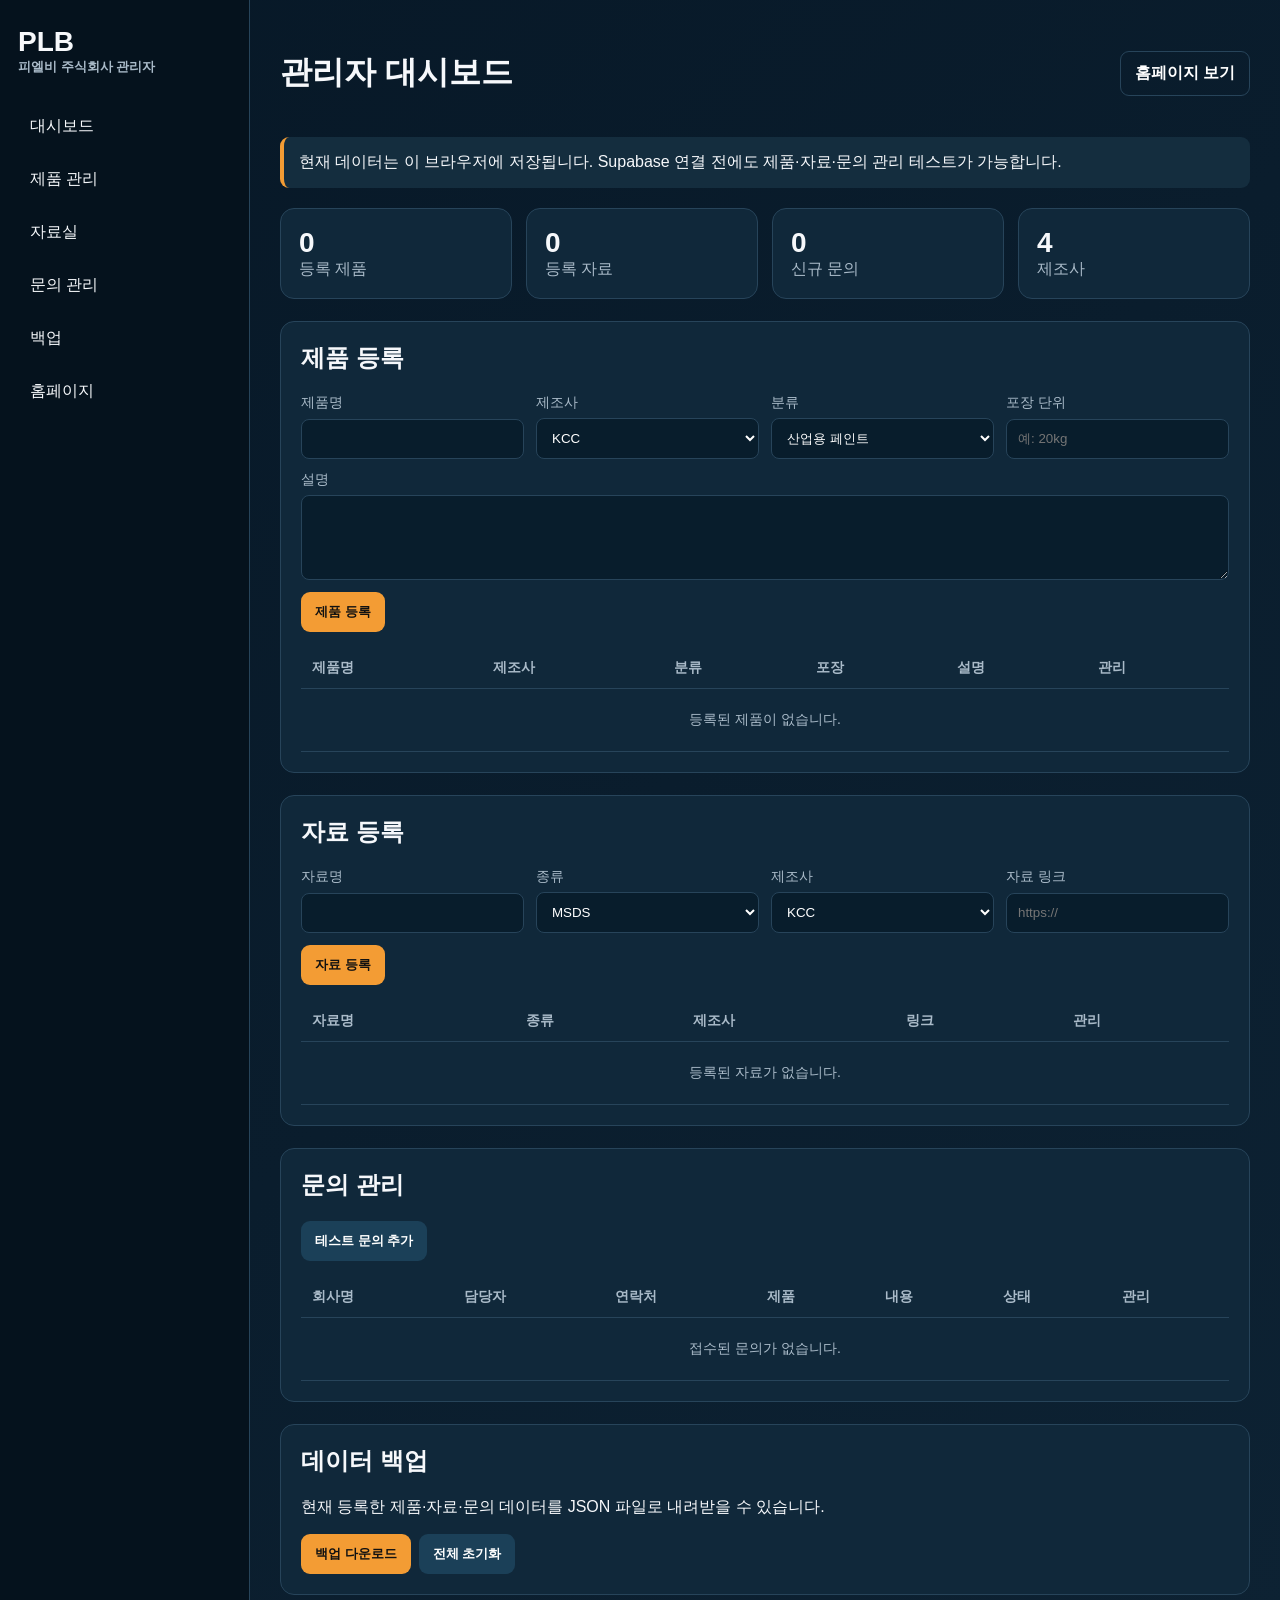
<file: admin/index.html>
<!DOCTYPE html>
<html lang="ko"><head><meta charset="UTF-8"><meta name="viewport" content="width=device-width,initial-scale=1"><meta name="robots" content="noindex,nofollow"><title>PLB 관리자</title><style>:root{--bg:#071827;--panel:#10283a;--line:#27445a;--text:#f6f8fb;--muted:#a9bac8;--accent:#f39c34;--danger:#d9534f}*{box-sizing:border-box}body{margin:0;font-family:Arial,"Noto Sans KR",sans-serif;background:linear-gradient(135deg,#071827,#0d2233);color:var(--text)}.wrap{min-height:100vh;display:grid;grid-template-columns:250px 1fr}.side{padding:26px 18px;background:#05121d;border-right:1px solid var(--line)}.brand{font-size:28px;font-weight:800}.brand small{display:block;font-size:13px;color:var(--muted)}.nav{margin-top:28px;display:grid;gap:8px}.nav a{color:var(--text);text-decoration:none;padding:12px;border-radius:9px}.nav a:hover{background:var(--panel)}main{padding:30px;max-width:1400px}.top{display:flex;justify-content:space-between;align-items:center;gap:15px}.top a,.btn{border:0;border-radius:9px;padding:11px 14px;text-decoration:none;cursor:pointer;font-weight:700}.top a{color:#fff;border:1px solid var(--line)}.btn{background:var(--accent);color:#111}.btn.secondary{background:#1b4058;color:#fff}.btn.danger{background:var(--danger);color:#fff;padding:7px 10px}.notice{margin:20px 0;padding:15px;background:#142d3e;border-left:4px solid var(--accent);border-radius:9px}.stats{display:grid;grid-template-columns:repeat(4,1fr);gap:14px}.card,.panel{background:var(--panel);border:1px solid var(--line);border-radius:14px}.card{padding:18px}.card b{display:block;font-size:28px}.card span{color:var(--muted)}.panel{padding:20px;margin-top:22px}.panel h2{margin-top:0}form{display:grid;grid-template-columns:repeat(4,1fr);gap:12px}label{display:grid;gap:6px;color:var(--muted);font-size:14px}.wide{grid-column:1/-1}input,select,textarea{width:100%;border:1px solid var(--line);border-radius:8px;background:#081d2c;color:#fff;padding:11px}textarea{min-height:85px;resize:vertical}.actions{display:flex;gap:8px;flex-wrap:wrap;align-items:end}table{width:100%;border-collapse:collapse;margin-top:16px;font-size:14px}th,td{text-align:left;padding:11px;border-bottom:1px solid var(--line);vertical-align:top}th{color:var(--muted)}.empty{text-align:center;color:var(--muted);padding:22px}.badge{display:inline-block;padding:5px 8px;border-radius:99px;background:#1d455f;font-size:12px}@media(max-width:980px){.wrap{grid-template-columns:1fr}.side{border-right:0}.nav{grid-template-columns:repeat(3,1fr)}.stats{grid-template-columns:repeat(2,1fr)}form{grid-template-columns:repeat(2,1fr)}}@media(max-width:600px){main{padding:18px 12px}.top{align-items:flex-start;flex-direction:column}.nav{grid-template-columns:repeat(2,1fr)}.stats,form{grid-template-columns:1fr}.wide{grid-column:auto}.table-wrap{overflow:auto}table{min-width:720px}}</style></head><body><div class="wrap"><aside class="side"><div class="brand">PLB<small>피엘비 주식회사 관리자</small></div><nav class="nav"><a href="#dashboard">대시보드</a><a href="#products">제품 관리</a><a href="#documents">자료실</a><a href="#inquiries">문의 관리</a><a href="#backup">백업</a><a href="/">홈페이지</a></nav></aside><main><div class="top"><h1>관리자 대시보드</h1><a href="/">홈페이지 보기</a></div><div class="notice">현재 데이터는 이 브라우저에 저장됩니다. Supabase 연결 전에도 제품·자료·문의 관리 테스트가 가능합니다.</div><section class="stats" id="dashboard"><div class="card"><b id="productCount">0</b><span>등록 제품</span></div><div class="card"><b id="documentCount">0</b><span>등록 자료</span></div><div class="card"><b id="newInquiryCount">0</b><span>신규 문의</span></div><div class="card"><b>4</b><span>제조사</span></div></section><section class="panel" id="products"><h2>제품 등록</h2><form id="productForm"><label>제품명<input name="name" required></label><label>제조사<select name="maker"><option>KCC</option><option>삼화페인트</option><option>조광페인트</option><option>제비스코</option><option>기타</option></select></label><label>분류<select name="category"><option>산업용 페인트</option><option>분체도료</option><option>방청도료</option><option>기능성 코팅</option><option>기타</option></select></label><label>포장 단위<input name="package" placeholder="예: 20kg"></label><label class="wide">설명<textarea name="description"></textarea></label><div class="actions wide"><button class="btn" type="submit">제품 등록</button></div></form><div class="table-wrap"><table><thead><tr><th>제품명</th><th>제조사</th><th>분류</th><th>포장</th><th>설명</th><th>관리</th></tr></thead><tbody id="productRows"></tbody></table></div></section><section class="panel" id="documents"><h2>자료 등록</h2><form id="documentForm"><label>자료명<input name="title" required></label><label>종류<select name="type"><option>MSDS</option><option>TDS</option><option>카탈로그</option><option>인증서</option></select></label><label>제조사<select name="maker"><option>KCC</option><option>삼화페인트</option><option>조광페인트</option><option>제비스코</option><option>기타</option></select></label><label>자료 링크<input name="url" type="url" placeholder="https://"></label><div class="actions wide"><button class="btn" type="submit">자료 등록</button></div></form><div class="table-wrap"><table><thead><tr><th>자료명</th><th>종류</th><th>제조사</th><th>링크</th><th>관리</th></tr></thead><tbody id="documentRows"></tbody></table></div></section><section class="panel" id="inquiries"><h2>문의 관리</h2><div class="actions"><button class="btn secondary" id="sampleInquiry" type="button">테스트 문의 추가</button></div><div class="table-wrap"><table><thead><tr><th>회사명</th><th>담당자</th><th>연락처</th><th>제품</th><th>내용</th><th>상태</th><th>관리</th></tr></thead><tbody id="inquiryRows"></tbody></table></div></section><section class="panel" id="backup"><h2>데이터 백업</h2><p>현재 등록한 제품·자료·문의 데이터를 JSON 파일로 내려받을 수 있습니다.</p><div class="actions"><button class="btn" id="exportData" type="button">백업 다운로드</button><button class="btn secondary" id="clearData" type="button">전체 초기화</button></div></section></main></div><script src="app.js"></script></body></html>
</file>
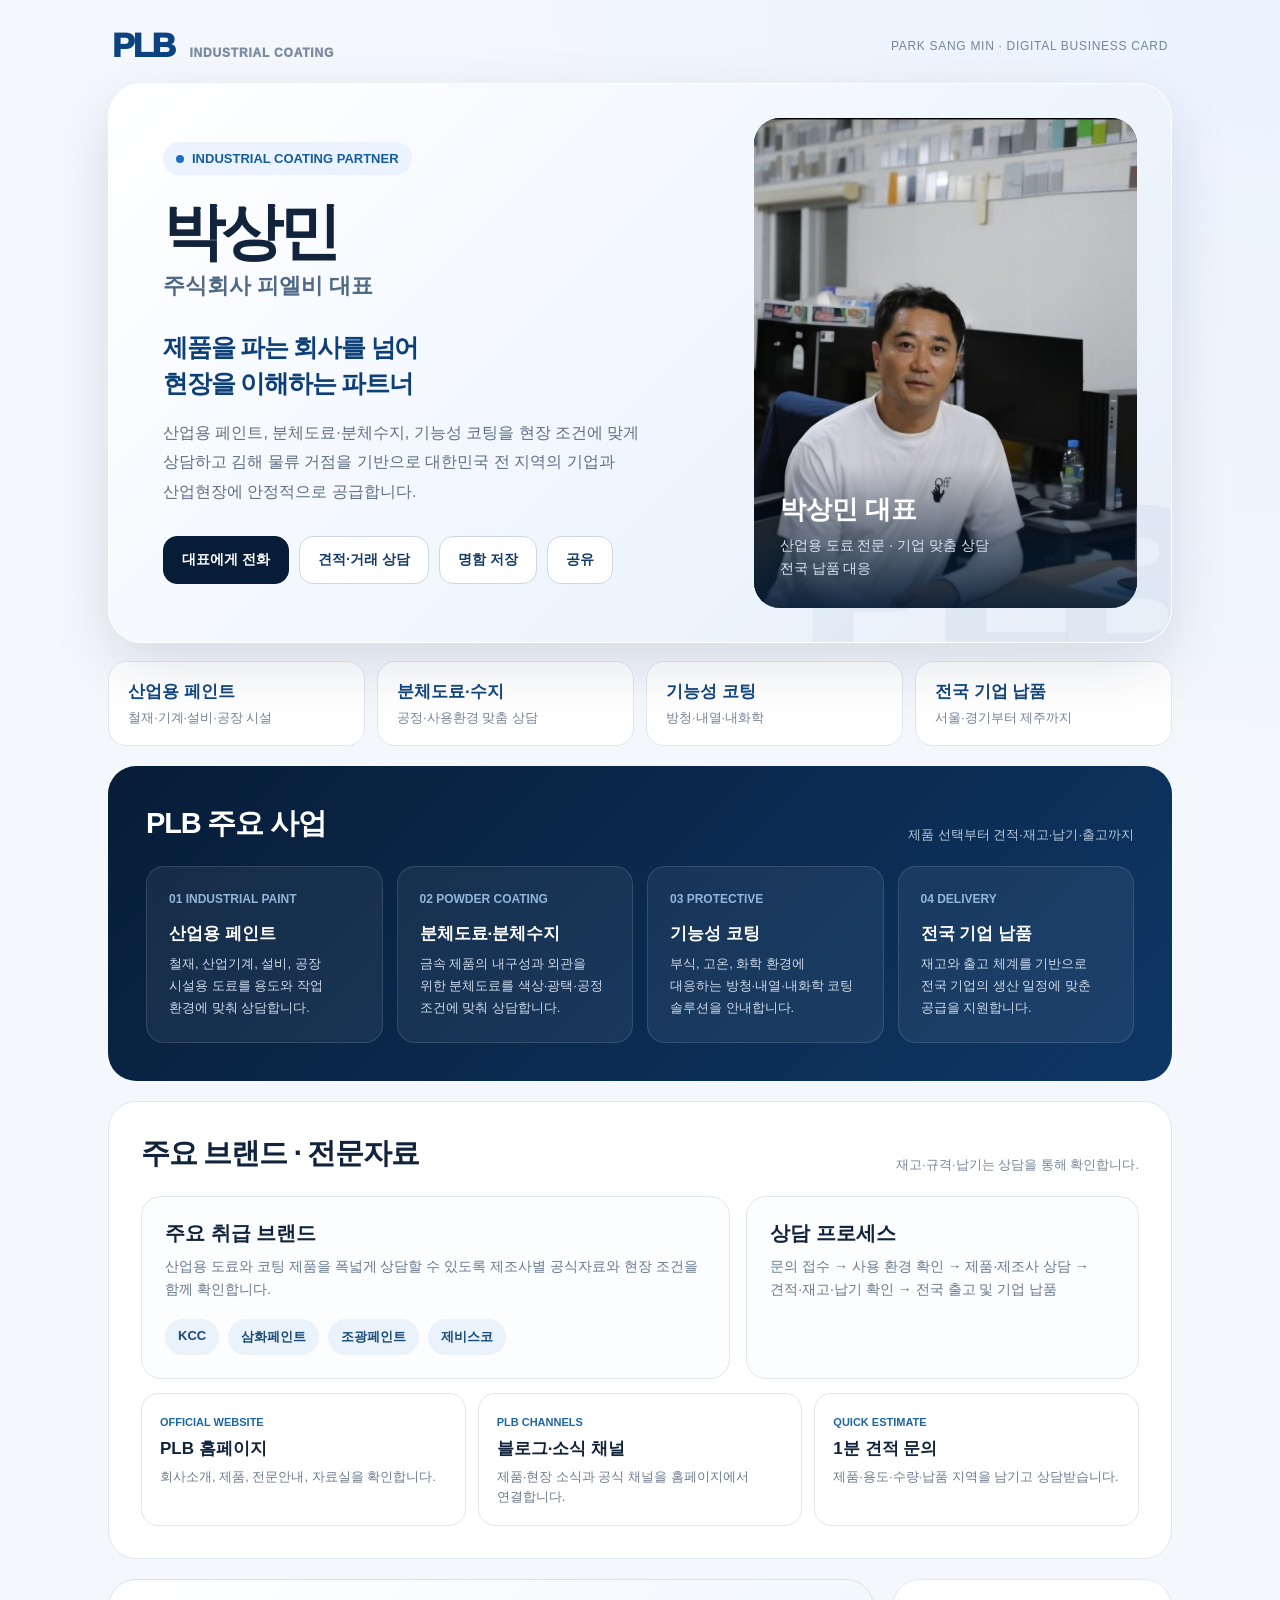
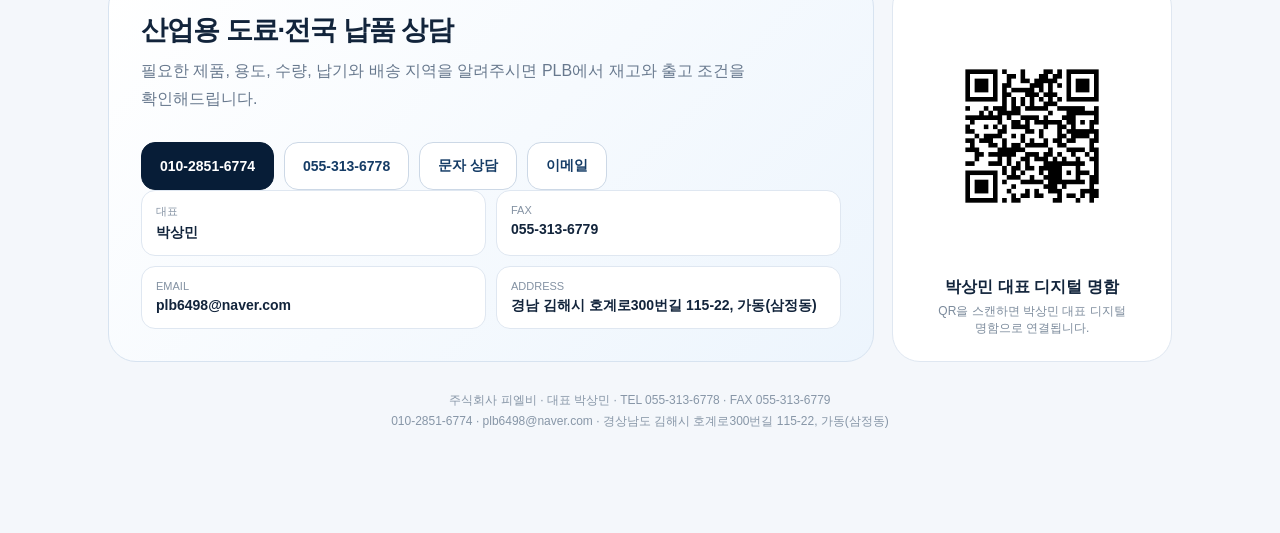
<file: card/index.html>
<!doctype html>
<html lang="ko"><head>
<meta charset="utf-8"><meta name="viewport" content="width=device-width,initial-scale=1,viewport-fit=cover">
<meta name="theme-color" content="#071d37"><title>박상민 대표 | PLB 디지털 명함</title>
<meta name="description" content="주식회사 피엘비 박상민 대표 디지털 명함. 산업용 페인트, 분체도료, 기능성 코팅, 전국 기업 납품 상담.">
<style>
:root{--navy:#071d37;--navy2:#0c315d;--blue:#1b64b0;--sky:#eaf3ff;--ink:#12243b;--muted:#6b7a8e;--line:#dfe7f1;--bg:#f4f7fb;--white:#fff;--shadow:0 22px 60px rgba(8,36,70,.12)}*{box-sizing:border-box}html{scroll-behavior:smooth}body{margin:0;font-family:Pretendard,"Noto Sans KR",Apple SD Gothic Neo,Arial,sans-serif;color:var(--ink);background:radial-gradient(circle at top right,#eaf3ff 0,transparent 34%),var(--bg);word-break:keep-all}a{color:inherit}.wrap{max-width:1100px;margin:auto;padding:18px 18px 100px}.top{display:flex;align-items:center;justify-content:space-between;padding:8px 4px 18px}.logo{font-size:34px;font-weight:950;letter-spacing:-2px;color:#0b427f}.logo small{font-size:12px;letter-spacing:.8px;color:#7b8da2;margin-left:8px}.topTag{font-size:12px;color:#74849a;letter-spacing:.7px}.hero{position:relative;overflow:hidden;background:linear-gradient(135deg,#fff 0%,#eef5fd 62%,#e6eef8 100%);border:1px solid rgba(255,255,255,.9);border-radius:34px;box-shadow:var(--shadow);display:grid;grid-template-columns:1.15fr .85fr;min-height:555px}.hero:after{content:"PLB";position:absolute;right:-25px;bottom:-75px;font-size:220px;font-weight:950;letter-spacing:-14px;color:rgba(16,67,121,.045)}.copy{padding:58px 54px;position:relative;z-index:2}.badge{display:inline-flex;align-items:center;gap:8px;background:var(--sky);color:#155d9f;font-size:13px;font-weight:850;padding:9px 13px;border-radius:999px}.badge i{width:8px;height:8px;border-radius:50%;background:#1e70c5}h1{font-size:62px;line-height:1;margin:26px 0 8px;letter-spacing:-4px}.role{font-size:22px;font-weight:800;color:#506985}.quote{margin:28px 0 11px;font-size:25px;line-height:1.45;font-weight:900;letter-spacing:-1.2px;color:#0d3f79}.desc{font-size:16px;line-height:1.85;color:#5d6f84;max-width:580px}.actions{display:flex;gap:10px;flex-wrap:wrap;margin-top:30px}.btn{display:inline-flex;align-items:center;justify-content:center;gap:8px;border-radius:14px;padding:14px 18px;text-decoration:none;font-size:14px;font-weight:850;border:1px solid #ccd8e6;background:#fff;color:#153c66;cursor:pointer}.btn.primary{background:var(--navy);color:#fff;border-color:var(--navy)}.visual{padding:34px;display:flex;align-items:center;justify-content:center;position:relative;z-index:2}.portrait{width:100%;height:100%;min-height:470px;border-radius:26px;background:linear-gradient(155deg,#0f457d,#071d37 74%);display:flex;flex-direction:column;justify-content:flex-end;padding:34px;color:white;box-shadow:inset 0 1px rgba(255,255,255,.17)}.portrait .mark{font-size:74px;font-weight:950;letter-spacing:-6px;opacity:.18;position:absolute;top:75px;right:55px}.portrait strong{font-size:28px}.portrait span{margin-top:8px;font-size:14px;line-height:1.7;color:#c9d7e8}.facts{display:grid;grid-template-columns:repeat(4,1fr);gap:12px;margin:18px 0}.fact{background:#fff;border:1px solid var(--line);border-radius:18px;padding:18px 19px}.fact b{display:block;color:#12477e;font-size:17px;margin-bottom:5px}.fact span{font-size:13px;color:#738398}.section{margin-top:20px;border-radius:28px}.dark{background:linear-gradient(135deg,#071d37,#0e3766);color:white;padding:38px}.light{background:#fff;border:1px solid var(--line);padding:32px}.sectionHead{display:flex;justify-content:space-between;gap:20px;align-items:end;margin-bottom:22px}.sectionHead h2{margin:0;font-size:29px;letter-spacing:-1.2px}.sectionHead p{margin:0;color:#76869a;font-size:13px}.dark .sectionHead p{color:#b9c9da}.services{display:grid;grid-template-columns:repeat(4,1fr);gap:14px}.svc{padding:22px;border:1px solid rgba(255,255,255,.12);background:rgba(255,255,255,.06);border-radius:18px}.svc em{font-style:normal;font-size:12px;color:#91b6dc;font-weight:850}.svc b{display:block;font-size:17px;margin:15px 0 8px}.svc span{font-size:13px;color:#cfdbeb;line-height:1.7}.brandGrid{display:grid;grid-template-columns:1.2fr .8fr;gap:16px}.panel{border:1px solid var(--line);background:#fbfdff;border-radius:20px;padding:23px}.panel h3{margin:0 0 8px;font-size:20px}.panel p{margin:0;color:#68798e;line-height:1.7;font-size:14px}.pills{display:flex;gap:9px;flex-wrap:wrap;margin-top:17px}.pill{background:#eaf2fb;color:#184a78;border-radius:999px;padding:9px 13px;font-size:13px;font-weight:850}.links{display:grid;grid-template-columns:repeat(3,1fr);gap:12px;margin-top:14px}.linkCard{text-decoration:none;border:1px solid var(--line);border-radius:17px;padding:18px;background:#fff}.linkCard small{font-size:11px;color:#1e66a5;font-weight:900}.linkCard b{display:block;margin:7px 0;font-size:17px}.linkCard span{font-size:13px;color:#6b7b8f;line-height:1.55}.contact{display:grid;grid-template-columns:1fr 280px;gap:18px;align-items:stretch}.contactBox{background:linear-gradient(135deg,#fff,#edf5fd);border:1px solid #d7e3f0;border-radius:28px;padding:32px}.contactBox h2{font-size:27px;letter-spacing:-1px;margin:0 0 9px}.contactBox p{color:#68798e;line-height:1.7;margin:0 0 21px}.info{display:grid;grid-template-columns:repeat(2,1fr);gap:10px}.info div{background:#fff;border:1px solid var(--line);border-radius:14px;padding:13px 14px}.info small{display:block;color:#8492a3;font-size:11px;margin-bottom:4px}.info b{font-size:14px}.qr{background:#fff;border:1px solid var(--line);border-radius:28px;padding:24px;text-align:center;display:flex;flex-direction:column;justify-content:center}.qr img{width:170px;height:170px;max-width:100%;margin:auto}.qr b{display:block;margin-top:10px}.qr span{font-size:12px;color:#7c8b9c;margin-top:5px}.footer{text-align:center;color:#8796a7;font-size:12px;line-height:1.8;padding:28px 4px 0}.mobile{display:none}.toast{position:fixed;left:50%;bottom:92px;transform:translateX(-50%) translateY(20px);opacity:0;pointer-events:none;background:#071d37;color:#fff;border-radius:999px;padding:10px 15px;font-size:13px;font-weight:750;transition:.2s;z-index:120}.toast.on{opacity:1;transform:translateX(-50%) translateY(0)}
@media(max-width:850px){.hero{grid-template-columns:1fr}.copy{padding:40px 30px 22px}h1{font-size:50px}.visual{padding:0 30px 30px}.portrait{min-height:270px}.facts{grid-template-columns:1fr 1fr}.services{grid-template-columns:1fr 1fr}.brandGrid,.contact{grid-template-columns:1fr}.links{grid-template-columns:1fr}.qr{max-width:none}}
@media(max-width:560px){body{padding-bottom:70px}.wrap{padding:10px 12px 88px}.topTag{display:none}.hero{border-radius:24px}.copy{padding:30px 22px 18px}h1{font-size:44px}.quote{font-size:21px}.desc{font-size:15px}.visual{padding:0 18px 18px}.portrait{min-height:220px;padding:24px}.facts{gap:8px}.fact{padding:14px}.dark,.light{padding:25px 19px}.services{grid-template-columns:1fr}.sectionHead{align-items:flex-start;flex-direction:column;gap:6px}.info{grid-template-columns:1fr}.contactBox{padding:25px 20px}.mobile{position:fixed;left:10px;right:10px;bottom:10px;z-index:100;display:grid;grid-template-columns:repeat(4,1fr);gap:2px;background:rgba(7,29,55,.97);border-radius:18px;padding:7px;box-shadow:0 15px 35px rgba(0,0,0,.25);backdrop-filter:blur(10px)}.mobile a,.mobile button{border:0;background:none;color:white;text-decoration:none;text-align:center;font:inherit;font-size:11px;font-weight:800;padding:8px 3px}.mobile span{display:block;font-size:18px;margin-bottom:3px}}
</style></head><body>
<div class="wrap">
<header class="top"><div class="logo">PLB <small>INDUSTRIAL COATING</small></div><div class="topTag">PARK SANG MIN · DIGITAL BUSINESS CARD</div></header>
<main class="hero"><section class="copy"><div class="badge"><i></i> INDUSTRIAL COATING PARTNER</div><h1>박상민</h1><div class="role">주식회사 피엘비 대표</div><div class="quote">제품을 파는 회사를 넘어<br>현장을 이해하는 파트너</div><p class="desc">산업용 페인트, 분체도료·분체수지, 기능성 코팅을 현장 조건에 맞게 상담하고 김해 물류 거점을 기반으로 대한민국 전 지역의 기업과 산업현장에 안정적으로 공급합니다.</p><div class="actions"><a class="btn primary" href="tel:01028516774">대표에게 전화</a><a class="btn" href="#contact">견적·거래 상담</a><button class="btn" onclick="saveVCard()">명함 저장</button><button class="btn" onclick="shareCard()">공유</button></div></section><aside class="visual"><div class="portrait" style="padding:0;overflow:hidden;position:relative"><img src="../ceo.jpg" alt="주식회사 피엘비 박상민 대표" style="width:100%;height:100%;object-fit:cover;object-position:center top;display:block"><div style="position:absolute;left:0;right:0;bottom:0;padding:28px 26px;background:linear-gradient(transparent,rgba(7,29,55,.92));color:#fff"><strong style="font-size:26px">박상민 대표</strong><span style="display:block;margin-top:7px;color:#d9e5f1;font-size:14px;line-height:1.65">산업용 도료 전문 · 기업 맞춤 상담<br>전국 납품 대응</span></div></div></aside></main>
<section class="facts"><div class="fact"><b>산업용 페인트</b><span>철재·기계·설비·공장 시설</span></div><div class="fact"><b>분체도료·수지</b><span>공정·사용환경 맞춤 상담</span></div><div class="fact"><b>기능성 코팅</b><span>방청·내열·내화학</span></div><div class="fact"><b>전국 기업 납품</b><span>서울·경기부터 제주까지</span></div></section>
<section class="section dark"><div class="sectionHead"><h2>PLB 주요 사업</h2><p>제품 선택부터 견적·재고·납기·출고까지</p></div><div class="services"><div class="svc"><em>01 INDUSTRIAL PAINT</em><b>산업용 페인트</b><span>철재, 산업기계, 설비, 공장 시설용 도료를 용도와 작업 환경에 맞춰 상담합니다.</span></div><div class="svc"><em>02 POWDER COATING</em><b>분체도료·분체수지</b><span>금속 제품의 내구성과 외관을 위한 분체도료를 색상·광택·공정 조건에 맞춰 상담합니다.</span></div><div class="svc"><em>03 PROTECTIVE</em><b>기능성 코팅</b><span>부식, 고온, 화학 환경에 대응하는 방청·내열·내화학 코팅 솔루션을 안내합니다.</span></div><div class="svc"><em>04 DELIVERY</em><b>전국 기업 납품</b><span>재고와 출고 체계를 기반으로 전국 기업의 생산 일정에 맞춘 공급을 지원합니다.</span></div></div></section>
<section class="section light"><div class="sectionHead"><h2>주요 브랜드 · 전문자료</h2><p>재고·규격·납기는 상담을 통해 확인합니다.</p></div><div class="brandGrid"><div class="panel"><h3>주요 취급 브랜드</h3><p>산업용 도료와 코팅 제품을 폭넓게 상담할 수 있도록 제조사별 공식자료와 현장 조건을 함께 확인합니다.</p><div class="pills"><span class="pill">KCC</span><span class="pill">삼화페인트</span><span class="pill">조광페인트</span><span class="pill">제비스코</span></div></div><div class="panel"><h3>상담 프로세스</h3><p>문의 접수 → 사용 환경 확인 → 제품·제조사 상담 → 견적·재고·납기 확인 → 전국 출고 및 기업 납품</p></div></div><div class="links"><a class="linkCard" target="_blank" href="https://plbpaint.co.kr"><small>OFFICIAL WEBSITE</small><b>PLB 홈페이지</b><span>회사소개, 제품, 전문안내, 자료실을 확인합니다.</span></a><a class="linkCard" target="_blank" href="https://plbpaint.co.kr/#channels"><small>PLB CHANNELS</small><b>블로그·소식 채널</b><span>제품·현장 소식과 공식 채널을 홈페이지에서 연결합니다.</span></a><a class="linkCard" target="_blank" href="https://plbpaint.co.kr/#contact"><small>QUICK ESTIMATE</small><b>1분 견적 문의</b><span>제품·용도·수량·납품 지역을 남기고 상담받습니다.</span></a></div></section>
<section class="section contact" id="contact"><div class="contactBox"><h2>산업용 도료·전국 납품 상담</h2><p>필요한 제품, 용도, 수량, 납기와 배송 지역을 알려주시면 PLB에서 재고와 출고 조건을 확인해드립니다.</p><div class="actions"><a class="btn primary" href="tel:01028516774">010-2851-6774</a><a class="btn" href="tel:0553136778">055-313-6778</a><a class="btn" href="sms:01028516774">문자 상담</a><a class="btn" href="mailto:plb6498@naver.com">이메일</a></div><div class="info"><div><small>대표</small><b>박상민</b></div><div><small>FAX</small><b>055-313-6779</b></div><div><small>EMAIL</small><b>plb6498@naver.com</b></div><div><small>ADDRESS</small><b>경남 김해시 호계로300번길 115-22, 가동(삼정동)</b></div></div></div><aside class="qr"><img alt="PLB 홈페이지 QR" src="[data-uri]"><b>박상민 대표 디지털 명함</b><span>QR을 스캔하면 박상민 대표 디지털 명함으로 연결됩니다.</span></aside></section>
<footer class="footer">주식회사 피엘비 · 대표 박상민 · TEL 055-313-6778 · FAX 055-313-6779<br>010-2851-6774 · plb6498@naver.com · 경상남도 김해시 호계로300번길 115-22, 가동(삼정동)</footer>
</div>
<nav class="mobile"><a href="tel:01028516774"><span>☎</span>전화</a><a href="sms:01028516774"><span>✉</span>문자</a><button onclick="saveVCard()"><span>＋</span>명함저장</button><button onclick="shareCard()"><span>↗</span>공유</button></nav><div class="toast" id="toast">완료되었습니다.</div>
<script>
const vcard='BEGIN:VCARD\nVERSION:3.0\nN:박상민;;;;\nFN:박상민\nORG:주식회사 피엘비 (PLB)\nTITLE:대표\nTEL;TYPE=CELL:010-2851-6774\nTEL;TYPE=WORK:055-313-6778\nFAX:055-313-6779\nEMAIL:plb6498@naver.com\nADR;TYPE=WORK:;;경상남도 김해시 호계로300번길 115-22, 가동(삼정동);김해시;경상남도;;대한민국\nURL:https://plbpaint.co.kr\nNOTE:산업용 페인트 · 분체도료 · 분체수지 · 기능성 코팅 · 전국 기업 납품\nEND:VCARD\n';
function toast(t){const el=document.getElementById('toast');el.textContent=t;el.classList.add('on');setTimeout(()=>el.classList.remove('on'),1700)}
function saveVCard(){const blob=new Blob([vcard],{type:'text/vcard;charset=utf-8'});const a=document.createElement('a');a.href=URL.createObjectURL(blob);a.download='PLB_박상민_대표.vcf';document.body.appendChild(a);a.click();a.remove();toast('박상민 대표 명함을 저장합니다.')}
async function shareCard(){const data={title:'박상민 대표 | PLB',text:'산업용 페인트·분체도료·기능성 코팅·전국 기업 납품',url:'https://plbpaint.co.kr/card/'};try{if(navigator.share){await navigator.share(data)}else{await navigator.clipboard.writeText(data.url);toast('홈페이지 주소를 복사했습니다.')}}catch(e){}}
</script></body></html>
</file>
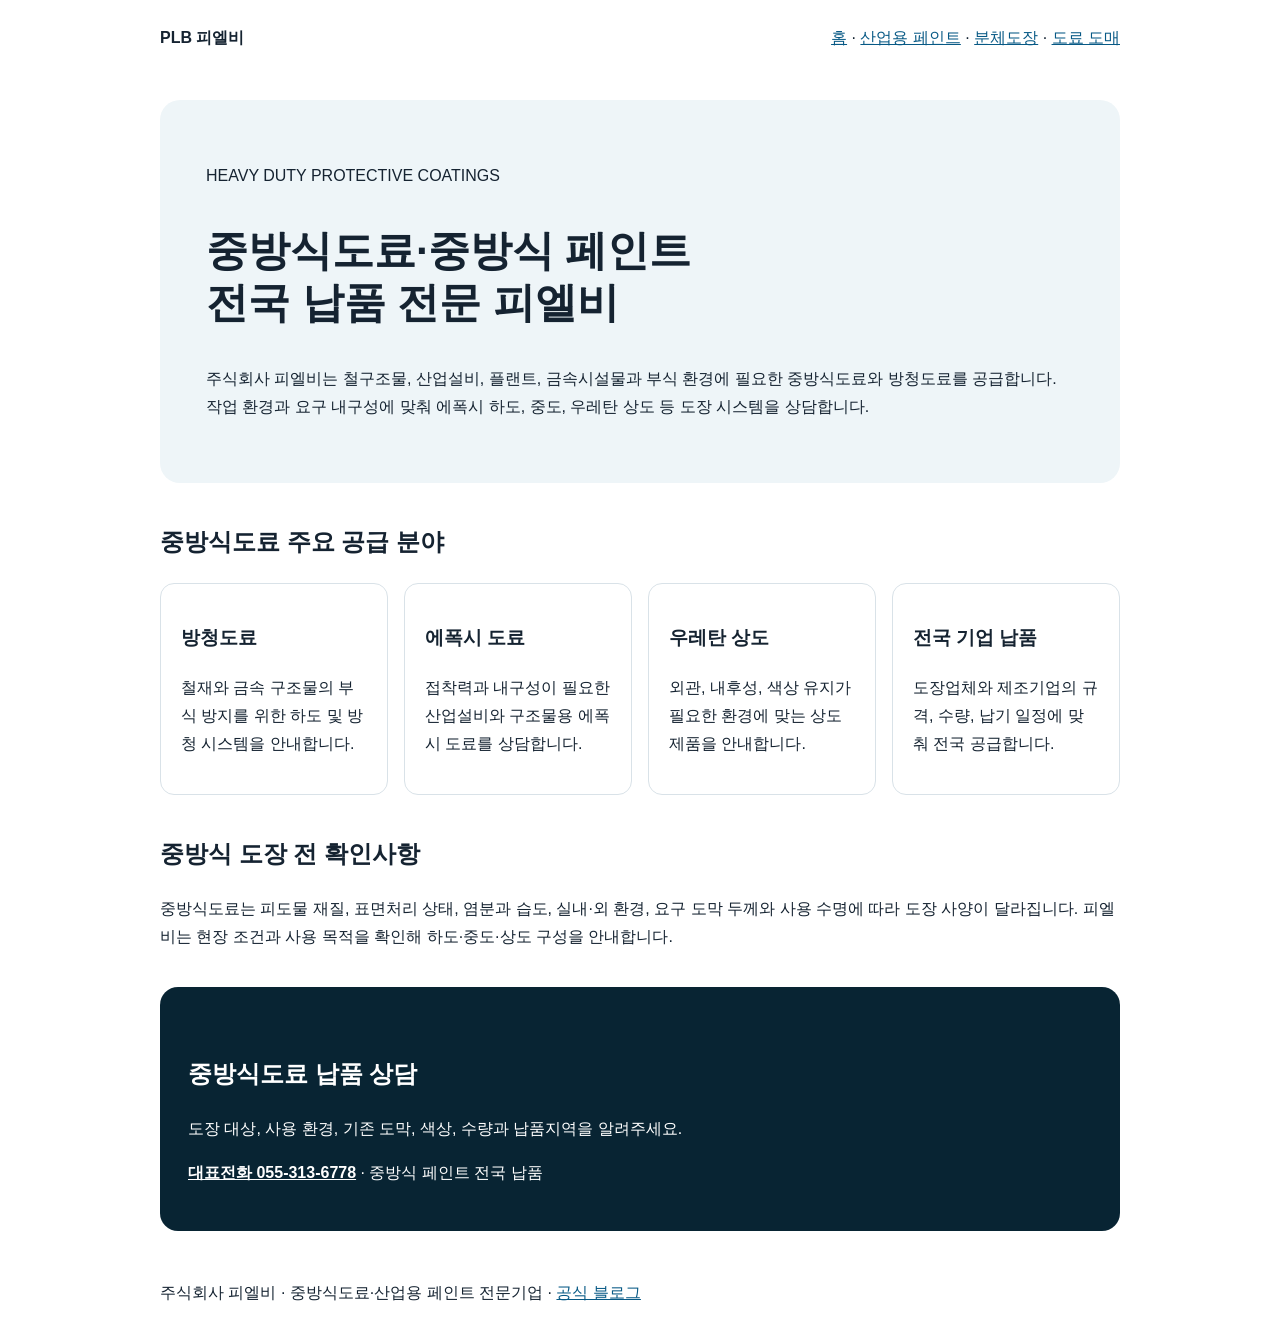
<file: heavy-duty-coating.html>
<!DOCTYPE html><html lang="ko"><head><meta charset="UTF-8"><meta name="viewport" content="width=device-width,initial-scale=1"><meta name="robots" content="index,follow"><title>중방식도료·중방식 페인트 전국 납품 | PLB 피엘비</title><meta name="description" content="중방식도료와 중방식 페인트 전문 PLB 피엘비. 철구조물, 산업설비, 플랜트, 금속시설물용 방청도료·에폭시·우레탄 도료를 전국 납품합니다."><meta name="keywords" content="중방식도료, 중방식 도료, 중방식페인트, 중방식 페인트, 방청도료, 에폭시도료, 우레탄도료, 산업용페인트, 공업용도료, 도료회사, 도료도매, 전국납품, PLB, 피엘비"><link rel="canonical" href="https://plbpaint.co.kr/heavy-duty-coating.html"><style>body{font-family:Arial,'Noto Sans KR',sans-serif;margin:0;color:#152331;line-height:1.75}header,main,footer{max-width:960px;margin:auto;padding:24px}header{display:flex;justify-content:space-between;align-items:center}a{color:#075985}h1{font-size:42px;line-height:1.25}h2{margin-top:38px}.hero{background:#eef5f8;border-radius:20px;padding:46px}.grid{display:grid;grid-template-columns:repeat(auto-fit,minmax(210px,1fr));gap:16px}.card{border:1px solid #d9e2e8;border-radius:14px;padding:20px}.cta{background:#082433;color:white;border-radius:18px;padding:28px;margin-top:36px}.cta a{color:white;font-weight:700}</style></head><body><header><b>PLB 피엘비</b><nav><a href="/">홈</a> · <a href="/industrial-paint.html">산업용 페인트</a> · <a href="/powder-coating.html">분체도장</a> · <a href="/paint-wholesale.html">도료 도매</a></nav></header><main><section class="hero"><p>HEAVY DUTY PROTECTIVE COATINGS</p><h1>중방식도료·중방식 페인트<br>전국 납품 전문 피엘비</h1><p>주식회사 피엘비는 철구조물, 산업설비, 플랜트, 금속시설물과 부식 환경에 필요한 중방식도료와 방청도료를 공급합니다. 작업 환경과 요구 내구성에 맞춰 에폭시 하도, 중도, 우레탄 상도 등 도장 시스템을 상담합니다.</p></section><h2>중방식도료 주요 공급 분야</h2><div class="grid"><div class="card"><h3>방청도료</h3><p>철재와 금속 구조물의 부식 방지를 위한 하도 및 방청 시스템을 안내합니다.</p></div><div class="card"><h3>에폭시 도료</h3><p>접착력과 내구성이 필요한 산업설비와 구조물용 에폭시 도료를 상담합니다.</p></div><div class="card"><h3>우레탄 상도</h3><p>외관, 내후성, 색상 유지가 필요한 환경에 맞는 상도 제품을 안내합니다.</p></div><div class="card"><h3>전국 기업 납품</h3><p>도장업체와 제조기업의 규격, 수량, 납기 일정에 맞춰 전국 공급합니다.</p></div></div><h2>중방식 도장 전 확인사항</h2><p>중방식도료는 피도물 재질, 표면처리 상태, 염분과 습도, 실내·외 환경, 요구 도막 두께와 사용 수명에 따라 도장 사양이 달라집니다. 피엘비는 현장 조건과 사용 목적을 확인해 하도·중도·상도 구성을 안내합니다.</p><section class="cta"><h2>중방식도료 납품 상담</h2><p>도장 대상, 사용 환경, 기존 도막, 색상, 수량과 납품지역을 알려주세요.</p><p><a href="tel:0553136778">대표전화 055-313-6778</a> · 중방식 페인트 전국 납품</p></section></main><footer>주식회사 피엘비 · 중방식도료·산업용 페인트 전문기업 · <a href="https://blog.naver.com/plb6498">공식 블로그</a></footer></body></html>
</file>
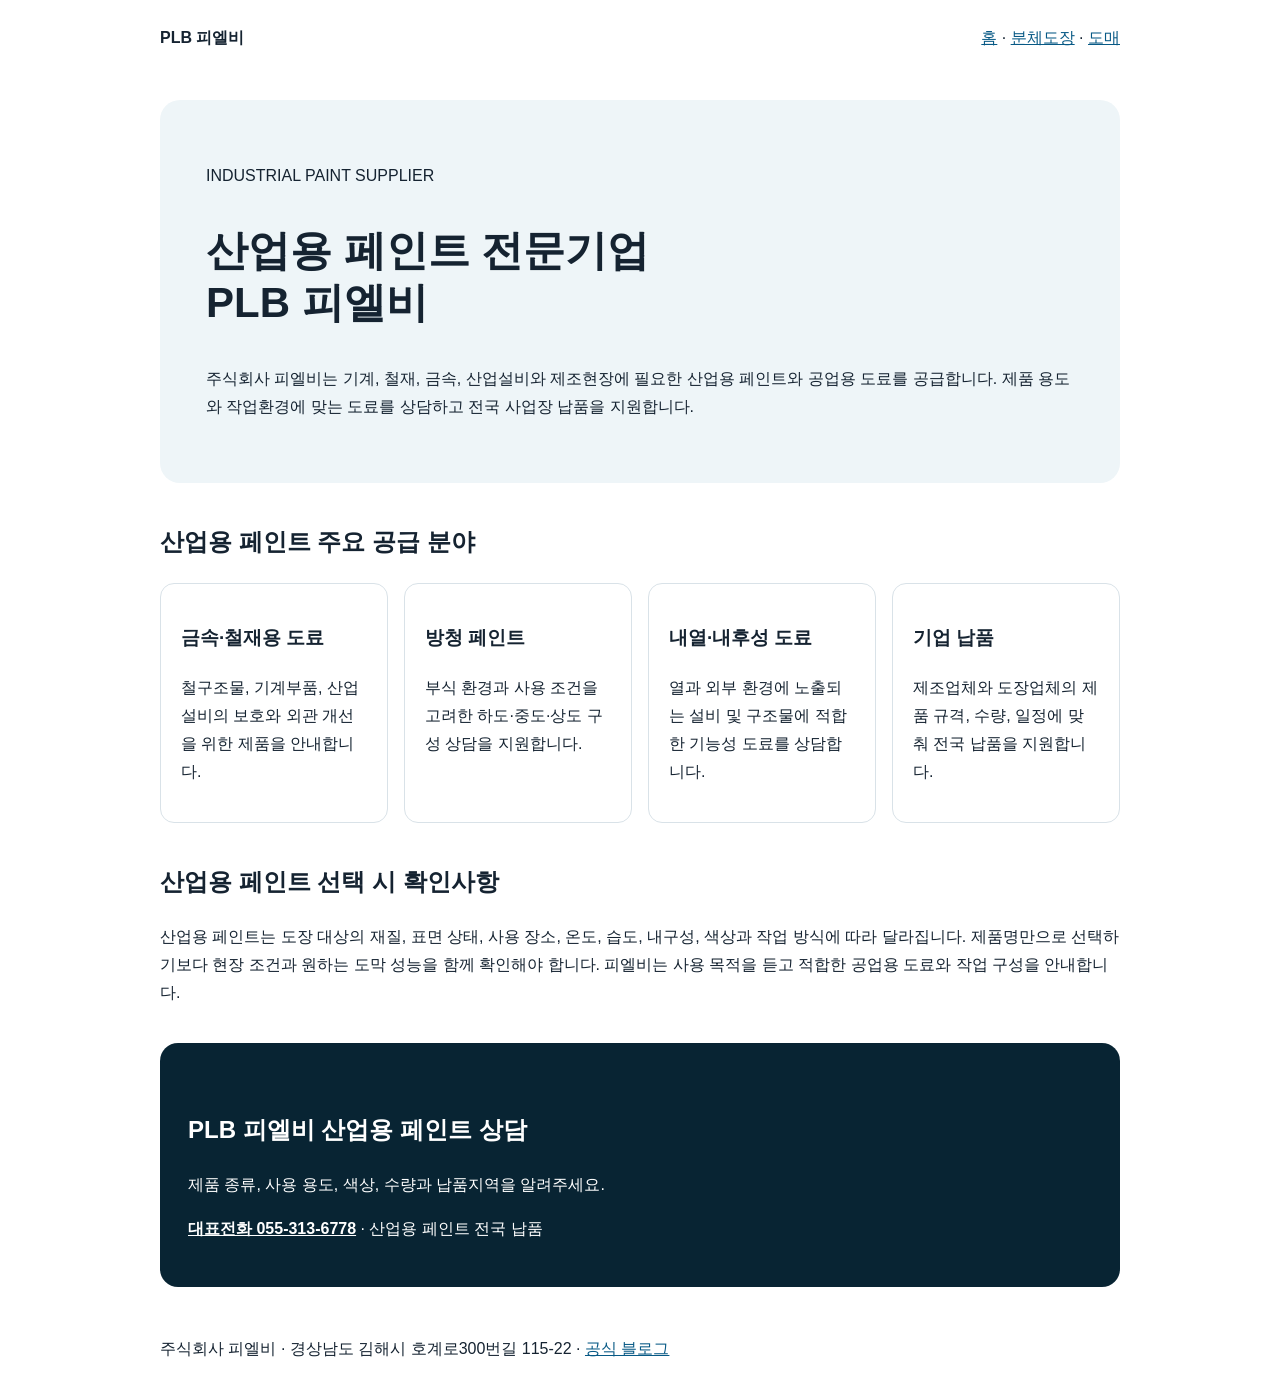
<file: industrial-paint.html>
<!DOCTYPE html><html lang="ko"><head><meta charset="UTF-8"><meta name="viewport" content="width=device-width,initial-scale=1"><meta name="robots" content="index,follow"><title>산업용 페인트 전국 납품 | PLB 피엘비</title><meta name="description" content="산업용 페인트 전문기업 PLB 피엘비. 기계·철재·금속·설비용 공업용 페인트와 방청·내열·내후성 도료를 전국 사업장에 납품합니다."><link rel="canonical" href="https://plbpaint.co.kr/industrial-paint.html"><style>body{font-family:Arial,'Noto Sans KR',sans-serif;margin:0;color:#152331;line-height:1.75}header,main,footer{max-width:960px;margin:auto;padding:24px}header{display:flex;justify-content:space-between;align-items:center}a{color:#075985}h1{font-size:42px;line-height:1.25}h2{margin-top:38px}.hero{background:#eef5f8;border-radius:20px;padding:46px}.grid{display:grid;grid-template-columns:repeat(auto-fit,minmax(210px,1fr));gap:16px}.card{border:1px solid #d9e2e8;border-radius:14px;padding:20px}.cta{background:#082433;color:white;border-radius:18px;padding:28px;margin-top:36px}.cta a{color:white;font-weight:700}</style></head><body><header><b>PLB 피엘비</b><nav><a href="/">홈</a> · <a href="/powder-coating.html">분체도장</a> · <a href="/paint-wholesale.html">도매</a></nav></header><main><section class="hero"><p>INDUSTRIAL PAINT SUPPLIER</p><h1>산업용 페인트 전문기업<br>PLB 피엘비</h1><p>주식회사 피엘비는 기계, 철재, 금속, 산업설비와 제조현장에 필요한 산업용 페인트와 공업용 도료를 공급합니다. 제품 용도와 작업환경에 맞는 도료를 상담하고 전국 사업장 납품을 지원합니다.</p></section><h2>산업용 페인트 주요 공급 분야</h2><div class="grid"><div class="card"><h3>금속·철재용 도료</h3><p>철구조물, 기계부품, 산업설비의 보호와 외관 개선을 위한 제품을 안내합니다.</p></div><div class="card"><h3>방청 페인트</h3><p>부식 환경과 사용 조건을 고려한 하도·중도·상도 구성 상담을 지원합니다.</p></div><div class="card"><h3>내열·내후성 도료</h3><p>열과 외부 환경에 노출되는 설비 및 구조물에 적합한 기능성 도료를 상담합니다.</p></div><div class="card"><h3>기업 납품</h3><p>제조업체와 도장업체의 제품 규격, 수량, 일정에 맞춰 전국 납품을 지원합니다.</p></div></div><h2>산업용 페인트 선택 시 확인사항</h2><p>산업용 페인트는 도장 대상의 재질, 표면 상태, 사용 장소, 온도, 습도, 내구성, 색상과 작업 방식에 따라 달라집니다. 제품명만으로 선택하기보다 현장 조건과 원하는 도막 성능을 함께 확인해야 합니다. 피엘비는 사용 목적을 듣고 적합한 공업용 도료와 작업 구성을 안내합니다.</p><section class="cta"><h2>PLB 피엘비 산업용 페인트 상담</h2><p>제품 종류, 사용 용도, 색상, 수량과 납품지역을 알려주세요.</p><p><a href="tel:0553136778">대표전화 055-313-6778</a> · 산업용 페인트 전국 납품</p></section></main><footer>주식회사 피엘비 · 경상남도 김해시 호계로300번길 115-22 · <a href="https://blog.naver.com/plb6498">공식 블로그</a></footer></body></html>
</file>
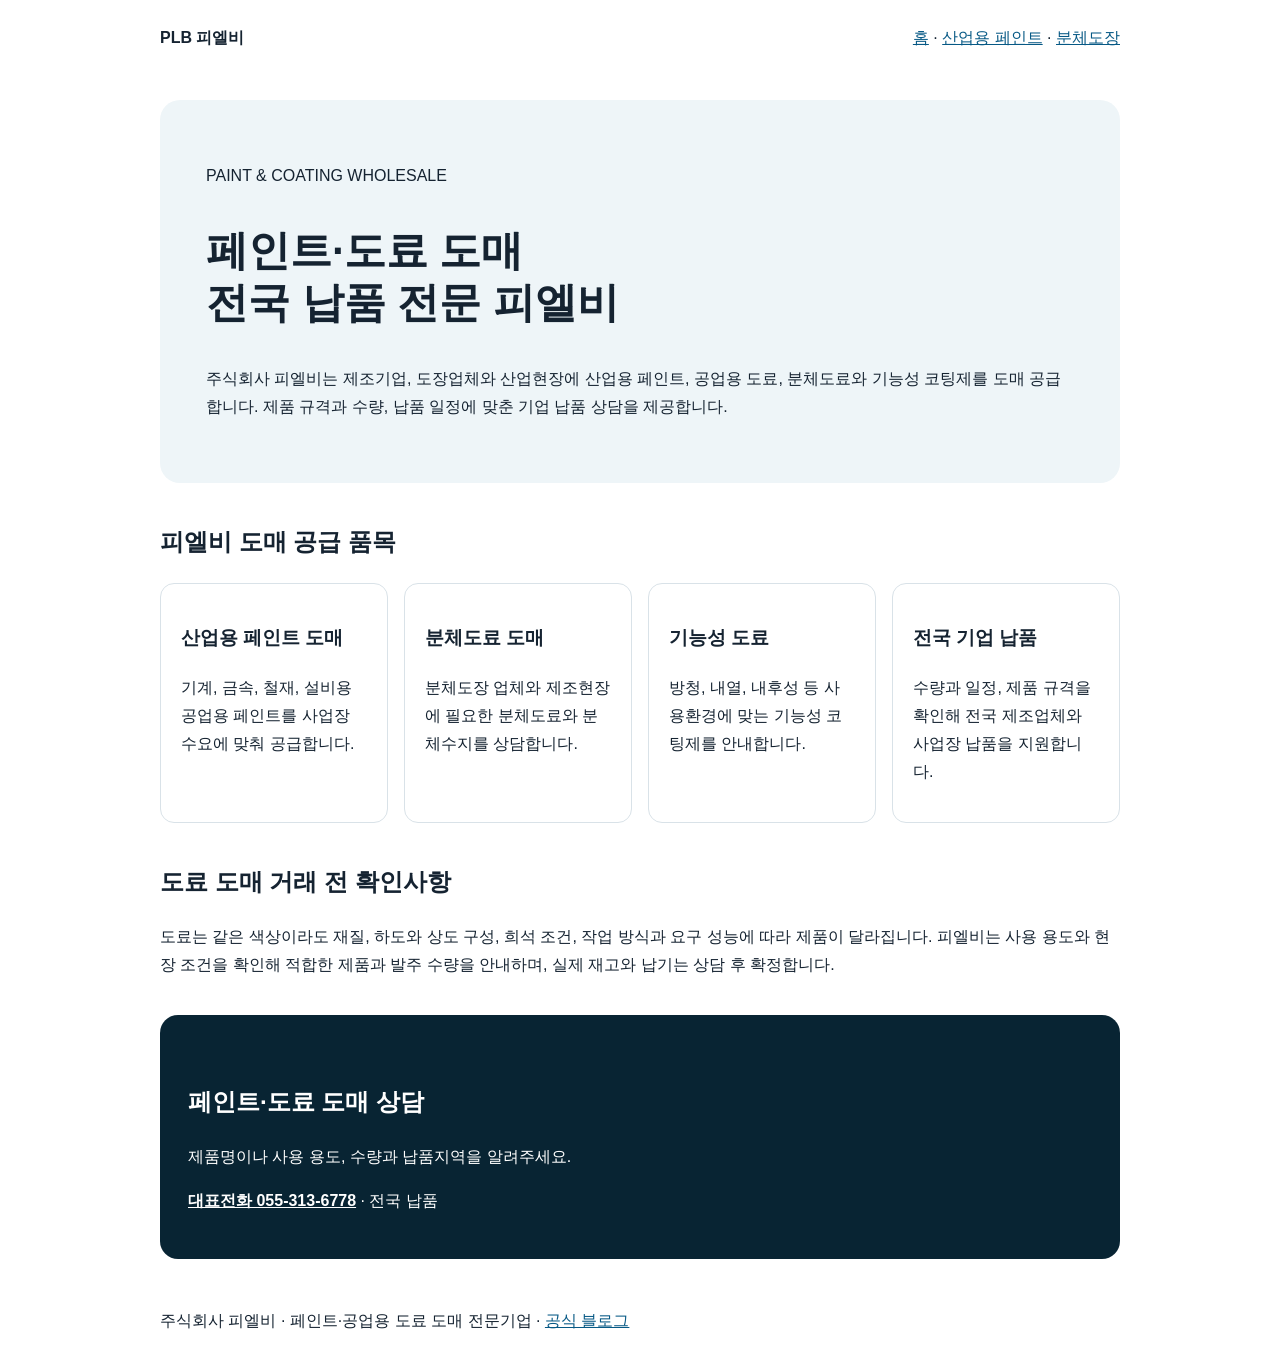
<file: paint-wholesale.html>
<!DOCTYPE html><html lang="ko"><head><meta charset="UTF-8"><meta name="viewport" content="width=device-width,initial-scale=1"><meta name="robots" content="index,follow"><title>페인트·도료 도매 전국 납품 | PLB 피엘비</title><meta name="description" content="페인트 도매·공업용 도료 납품 전문 PLB 피엘비. 산업용 페인트, 분체도료, 방청·금속용 도료를 기업과 도장업체에 전국 공급합니다."><link rel="canonical" href="https://plbpaint.co.kr/paint-wholesale.html"><style>body{font-family:Arial,'Noto Sans KR',sans-serif;margin:0;color:#152331;line-height:1.75}header,main,footer{max-width:960px;margin:auto;padding:24px}header{display:flex;justify-content:space-between;align-items:center}a{color:#075985}h1{font-size:42px;line-height:1.25}h2{margin-top:38px}.hero{background:#eef5f8;border-radius:20px;padding:46px}.grid{display:grid;grid-template-columns:repeat(auto-fit,minmax(210px,1fr));gap:16px}.card{border:1px solid #d9e2e8;border-radius:14px;padding:20px}.cta{background:#082433;color:white;border-radius:18px;padding:28px;margin-top:36px}.cta a{color:white;font-weight:700}</style></head><body><header><b>PLB 피엘비</b><nav><a href="/">홈</a> · <a href="/industrial-paint.html">산업용 페인트</a> · <a href="/powder-coating.html">분체도장</a></nav></header><main><section class="hero"><p>PAINT & COATING WHOLESALE</p><h1>페인트·도료 도매<br>전국 납품 전문 피엘비</h1><p>주식회사 피엘비는 제조기업, 도장업체와 산업현장에 산업용 페인트, 공업용 도료, 분체도료와 기능성 코팅제를 도매 공급합니다. 제품 규격과 수량, 납품 일정에 맞춘 기업 납품 상담을 제공합니다.</p></section><h2>피엘비 도매 공급 품목</h2><div class="grid"><div class="card"><h3>산업용 페인트 도매</h3><p>기계, 금속, 철재, 설비용 공업용 페인트를 사업장 수요에 맞춰 공급합니다.</p></div><div class="card"><h3>분체도료 도매</h3><p>분체도장 업체와 제조현장에 필요한 분체도료와 분체수지를 상담합니다.</p></div><div class="card"><h3>기능성 도료</h3><p>방청, 내열, 내후성 등 사용환경에 맞는 기능성 코팅제를 안내합니다.</p></div><div class="card"><h3>전국 기업 납품</h3><p>수량과 일정, 제품 규격을 확인해 전국 제조업체와 사업장 납품을 지원합니다.</p></div></div><h2>도료 도매 거래 전 확인사항</h2><p>도료는 같은 색상이라도 재질, 하도와 상도 구성, 희석 조건, 작업 방식과 요구 성능에 따라 제품이 달라집니다. 피엘비는 사용 용도와 현장 조건을 확인해 적합한 제품과 발주 수량을 안내하며, 실제 재고와 납기는 상담 후 확정합니다.</p><section class="cta"><h2>페인트·도료 도매 상담</h2><p>제품명이나 사용 용도, 수량과 납품지역을 알려주세요.</p><p><a href="tel:0553136778">대표전화 055-313-6778</a> · 전국 납품</p></section></main><footer>주식회사 피엘비 · 페인트·공업용 도료 도매 전문기업 · <a href="https://blog.naver.com/plb6498">공식 블로그</a></footer></body></html>
</file>
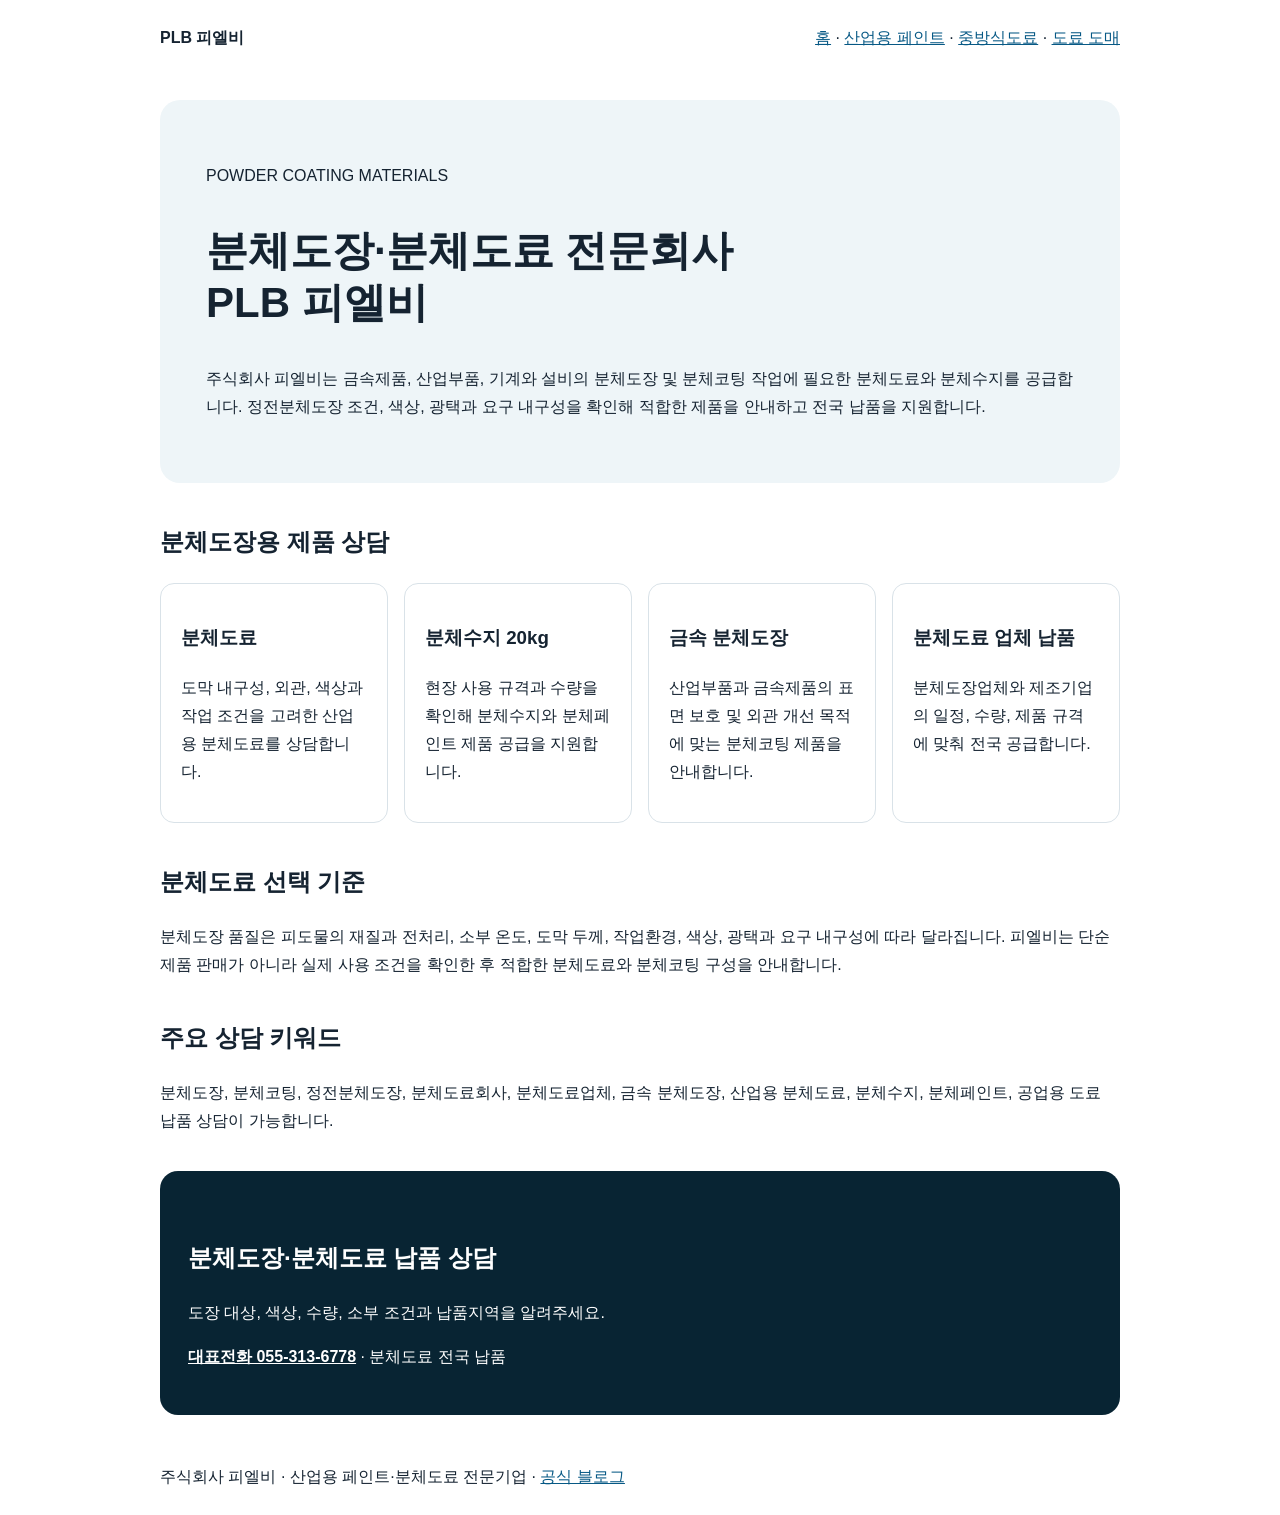
<file: powder-coating.html>
<!DOCTYPE html><html lang="ko"><head><meta charset="UTF-8"><meta name="viewport" content="width=device-width,initial-scale=1"><meta name="robots" content="index,follow"><title>분체도장·분체도료 업체 전국 납품 | PLB 피엘비</title><meta name="description" content="분체도장용 분체도료 전문회사 PLB 피엘비. 분체코팅, 정전분체도장, 금속 분체도장용 분체도료와 분체수지를 전국 제조업체·도장업체에 납품합니다."><meta name="keywords" content="분체도장, 분체 도장, 분체코팅, 분체 코팅, 정전분체도장, 분체도료, 분체도료회사, 분체도료업체, 분체도장업체, 분체도장회사, 금속분체도장, 분체페인트, 분체수지, 산업용분체도료, 공업용도료, 전국납품, PLB, 피엘비"><link rel="canonical" href="https://plbpaint.co.kr/powder-coating.html"><style>body{font-family:Arial,'Noto Sans KR',sans-serif;margin:0;color:#152331;line-height:1.75}header,main,footer{max-width:960px;margin:auto;padding:24px}header{display:flex;justify-content:space-between;align-items:center}a{color:#075985}h1{font-size:42px;line-height:1.25}h2{margin-top:38px}.hero{background:#eef5f8;border-radius:20px;padding:46px}.grid{display:grid;grid-template-columns:repeat(auto-fit,minmax(210px,1fr));gap:16px}.card{border:1px solid #d9e2e8;border-radius:14px;padding:20px}.cta{background:#082433;color:white;border-radius:18px;padding:28px;margin-top:36px}.cta a{color:white;font-weight:700}</style></head><body><header><b>PLB 피엘비</b><nav><a href="/">홈</a> · <a href="/industrial-paint.html">산업용 페인트</a> · <a href="/heavy-duty-coating.html">중방식도료</a> · <a href="/paint-wholesale.html">도료 도매</a></nav></header><main><section class="hero"><p>POWDER COATING MATERIALS</p><h1>분체도장·분체도료 전문회사<br>PLB 피엘비</h1><p>주식회사 피엘비는 금속제품, 산업부품, 기계와 설비의 분체도장 및 분체코팅 작업에 필요한 분체도료와 분체수지를 공급합니다. 정전분체도장 조건, 색상, 광택과 요구 내구성을 확인해 적합한 제품을 안내하고 전국 납품을 지원합니다.</p></section><h2>분체도장용 제품 상담</h2><div class="grid"><div class="card"><h3>분체도료</h3><p>도막 내구성, 외관, 색상과 작업 조건을 고려한 산업용 분체도료를 상담합니다.</p></div><div class="card"><h3>분체수지 20kg</h3><p>현장 사용 규격과 수량을 확인해 분체수지와 분체페인트 제품 공급을 지원합니다.</p></div><div class="card"><h3>금속 분체도장</h3><p>산업부품과 금속제품의 표면 보호 및 외관 개선 목적에 맞는 분체코팅 제품을 안내합니다.</p></div><div class="card"><h3>분체도료 업체 납품</h3><p>분체도장업체와 제조기업의 일정, 수량, 제품 규격에 맞춰 전국 공급합니다.</p></div></div><h2>분체도료 선택 기준</h2><p>분체도장 품질은 피도물의 재질과 전처리, 소부 온도, 도막 두께, 작업환경, 색상, 광택과 요구 내구성에 따라 달라집니다. 피엘비는 단순 제품 판매가 아니라 실제 사용 조건을 확인한 후 적합한 분체도료와 분체코팅 구성을 안내합니다.</p><h2>주요 상담 키워드</h2><p>분체도장, 분체코팅, 정전분체도장, 분체도료회사, 분체도료업체, 금속 분체도장, 산업용 분체도료, 분체수지, 분체페인트, 공업용 도료 납품 상담이 가능합니다.</p><section class="cta"><h2>분체도장·분체도료 납품 상담</h2><p>도장 대상, 색상, 수량, 소부 조건과 납품지역을 알려주세요.</p><p><a href="tel:0553136778">대표전화 055-313-6778</a> · 분체도료 전국 납품</p></section></main><footer>주식회사 피엘비 · 산업용 페인트·분체도료 전문기업 · <a href="https://blog.naver.com/plb6498">공식 블로그</a></footer></body></html>
</file>
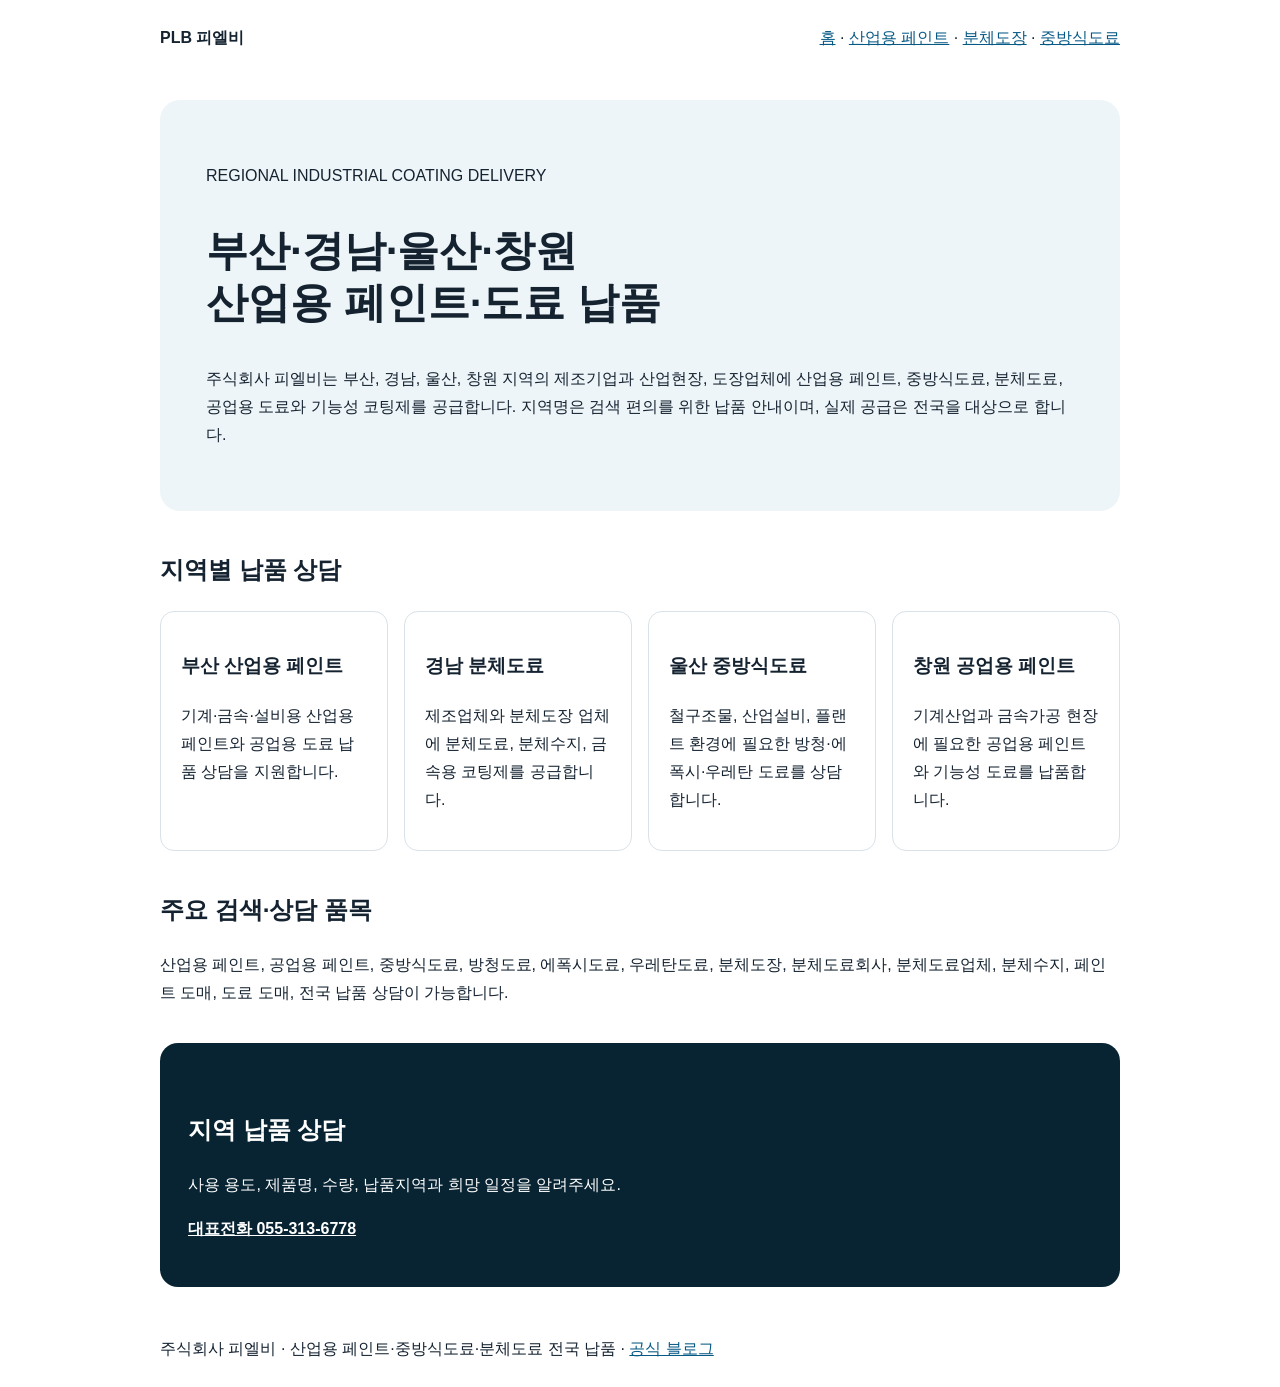
<file: regional-delivery.html>
<!DOCTYPE html><html lang="ko"><head><meta charset="UTF-8"><meta name="viewport" content="width=device-width,initial-scale=1"><meta name="robots" content="index,follow"><title>부산·경남·울산·창원 산업용 페인트·도료 납품 | PLB 피엘비</title><meta name="description" content="부산·경남·울산·창원 지역 산업용 페인트, 중방식도료, 분체도료, 공업용 도료 납품 상담. PLB 피엘비가 기업·제조업체·도장업체에 전국 공급합니다."><link rel="canonical" href="https://plbpaint.co.kr/regional-delivery.html"><style>body{font-family:Arial,'Noto Sans KR',sans-serif;margin:0;color:#152331;line-height:1.75}header,main,footer{max-width:960px;margin:auto;padding:24px}header{display:flex;justify-content:space-between;align-items:center}a{color:#075985}h1{font-size:42px;line-height:1.25}h2{margin-top:38px}.hero{background:#eef5f8;border-radius:20px;padding:46px}.grid{display:grid;grid-template-columns:repeat(auto-fit,minmax(210px,1fr));gap:16px}.card{border:1px solid #d9e2e8;border-radius:14px;padding:20px}.cta{background:#082433;color:white;border-radius:18px;padding:28px;margin-top:36px}.cta a{color:white;font-weight:700}</style></head><body><header><b>PLB 피엘비</b><nav><a href="/">홈</a> · <a href="/industrial-paint.html">산업용 페인트</a> · <a href="/powder-coating.html">분체도장</a> · <a href="/heavy-duty-coating.html">중방식도료</a></nav></header><main><section class="hero"><p>REGIONAL INDUSTRIAL COATING DELIVERY</p><h1>부산·경남·울산·창원<br>산업용 페인트·도료 납품</h1><p>주식회사 피엘비는 부산, 경남, 울산, 창원 지역의 제조기업과 산업현장, 도장업체에 산업용 페인트, 중방식도료, 분체도료, 공업용 도료와 기능성 코팅제를 공급합니다. 지역명은 검색 편의를 위한 납품 안내이며, 실제 공급은 전국을 대상으로 합니다.</p></section><h2>지역별 납품 상담</h2><div class="grid"><div class="card"><h3>부산 산업용 페인트</h3><p>기계·금속·설비용 산업용 페인트와 공업용 도료 납품 상담을 지원합니다.</p></div><div class="card"><h3>경남 분체도료</h3><p>제조업체와 분체도장 업체에 분체도료, 분체수지, 금속용 코팅제를 공급합니다.</p></div><div class="card"><h3>울산 중방식도료</h3><p>철구조물, 산업설비, 플랜트 환경에 필요한 방청·에폭시·우레탄 도료를 상담합니다.</p></div><div class="card"><h3>창원 공업용 페인트</h3><p>기계산업과 금속가공 현장에 필요한 공업용 페인트와 기능성 도료를 납품합니다.</p></div></div><h2>주요 검색·상담 품목</h2><p>산업용 페인트, 공업용 페인트, 중방식도료, 방청도료, 에폭시도료, 우레탄도료, 분체도장, 분체도료회사, 분체도료업체, 분체수지, 페인트 도매, 도료 도매, 전국 납품 상담이 가능합니다.</p><section class="cta"><h2>지역 납품 상담</h2><p>사용 용도, 제품명, 수량, 납품지역과 희망 일정을 알려주세요.</p><p><a href="tel:0553136778">대표전화 055-313-6778</a></p></section></main><footer>주식회사 피엘비 · 산업용 페인트·중방식도료·분체도료 전국 납품 · <a href="https://blog.naver.com/plb6498">공식 블로그</a></footer></body></html>
</file>
